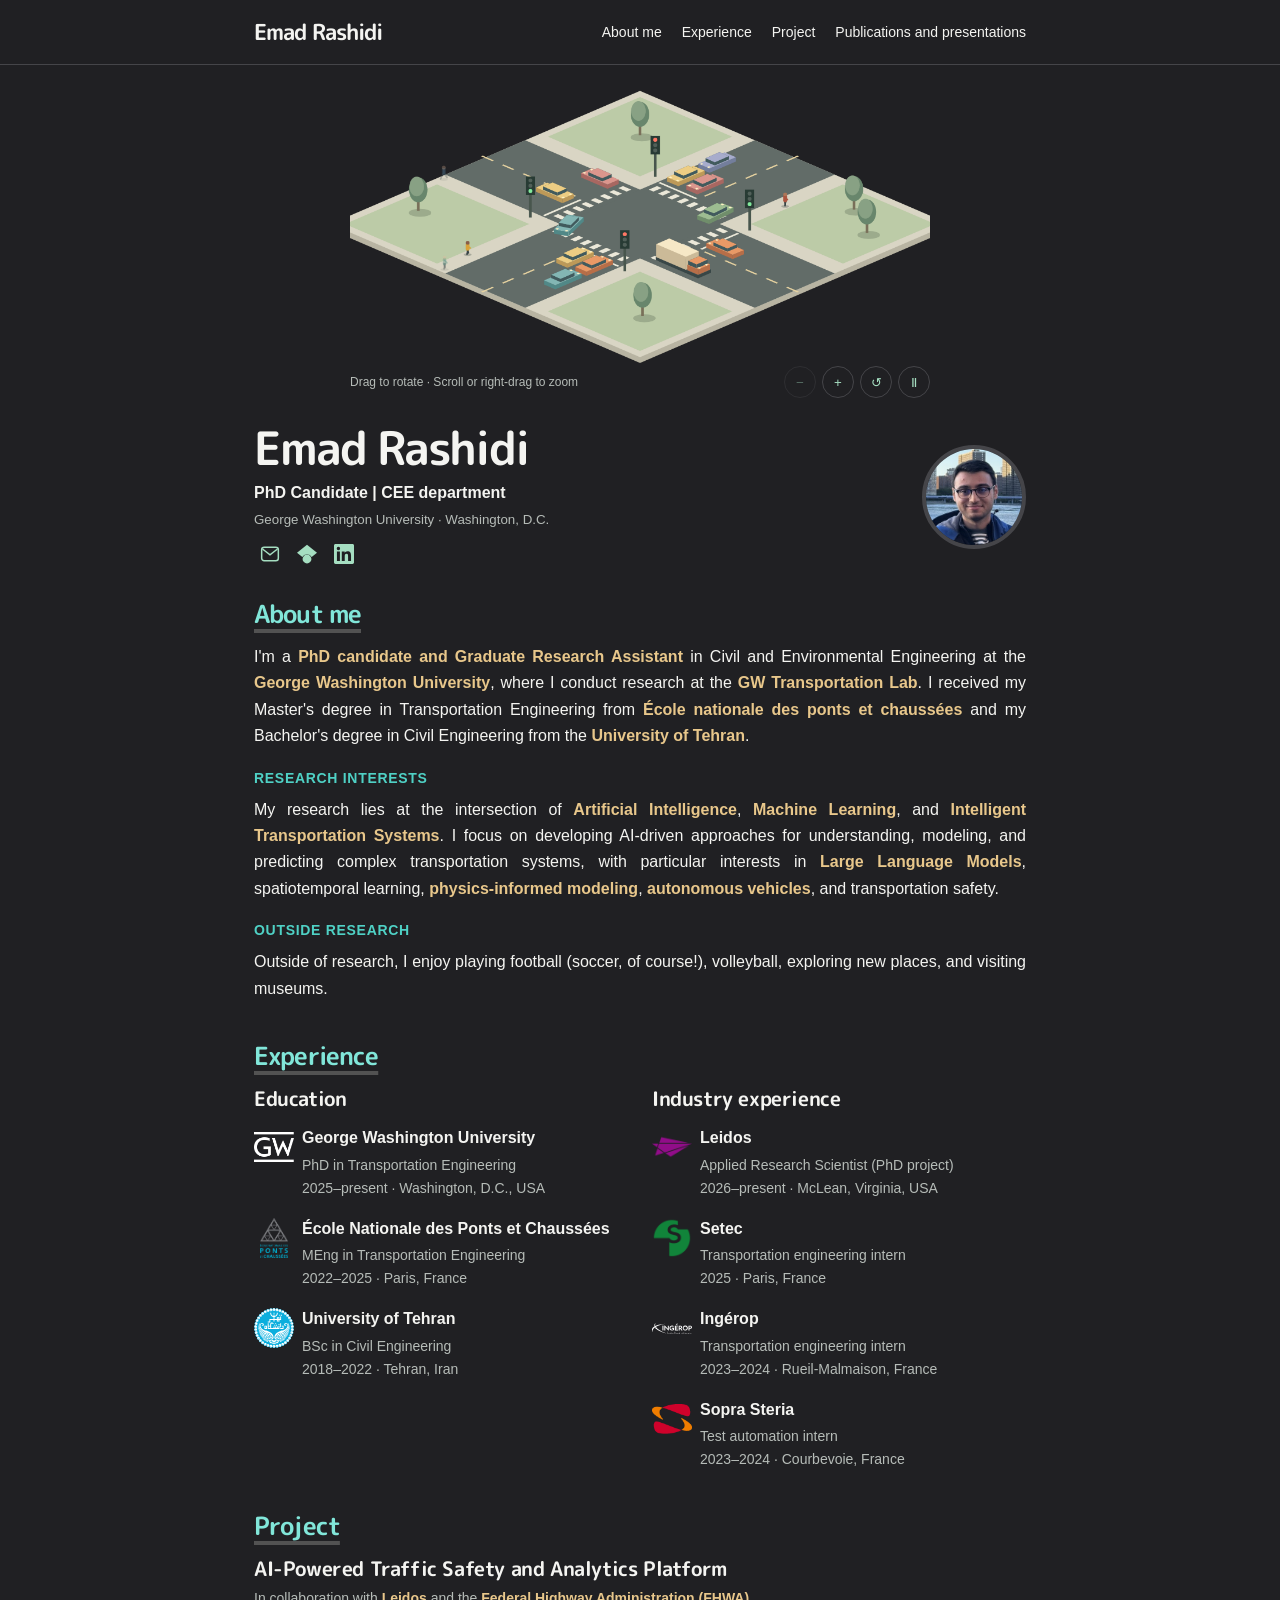
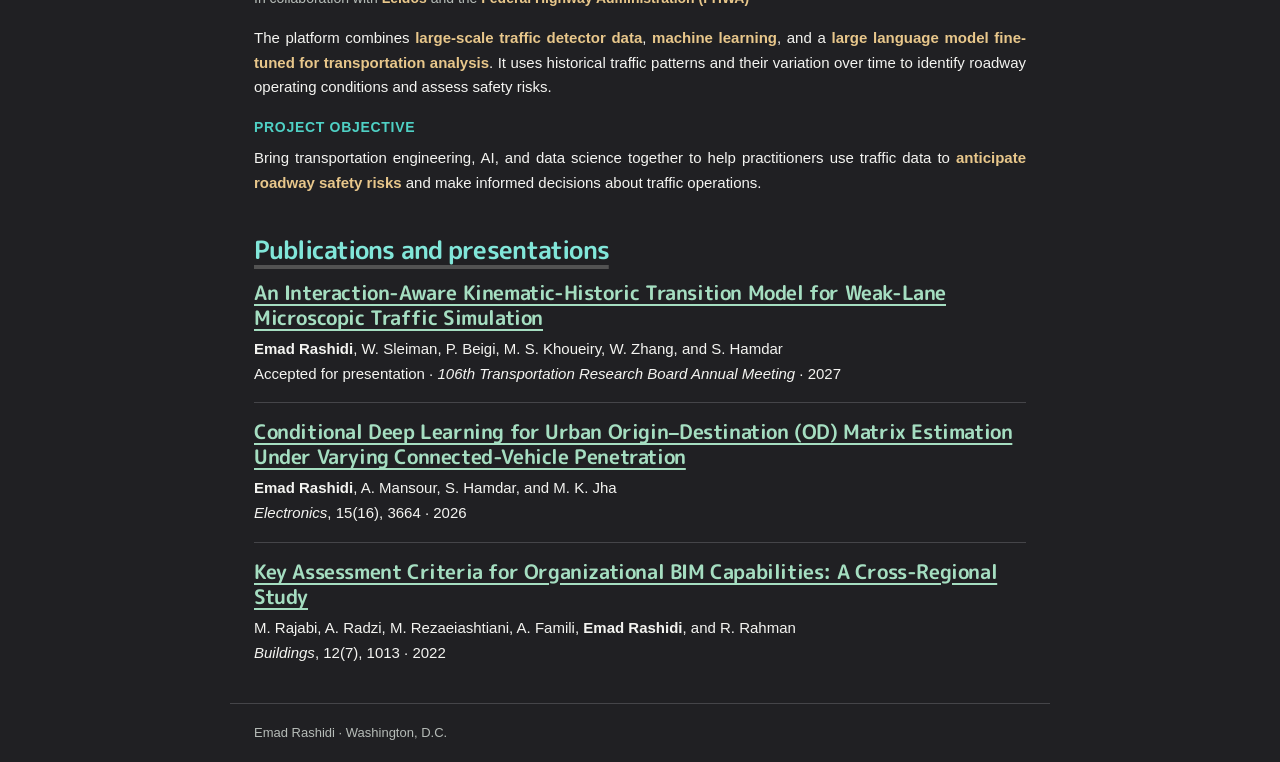
<file: index.html>
<!doctype html>
<html lang="en">
<head>
<meta charset="utf-8">
<meta name="viewport" content="width=device-width, initial-scale=1">
<title>Emad Rashidi · Transportation Engineering</title>
<meta name="description" content="Emad Rashidi studies vehicle trajectories and traffic safety as a PhD candidate in transportation engineering at George Washington University.">
<meta name="googlebot" content="noimageindex, max-image-preview:none, max-video-preview:0">
<link rel="stylesheet" href="style.css">
</head>
<body id="home">
<a class="skip" href="#about">Skip to introduction</a>
<header>
  <nav aria-label="Main navigation">
    <a class="name" href="#home">Emad Rashidi</a>
    <div>
      <a href="#about">About me</a>
      <a href="#experience">Experience</a>
      <a href="#projects">Project</a>
      <a href="#publications">Publications and presentations</a>
    </div>
  </nav>
</header>
<main>
<figure class="intersection" hidden>
<canvas tabindex="0" aria-describedby="camera-help" width="1000" height="490" role="img" aria-label="An isometric intersection. Cars and a box truck take turns at the lights. Vehicles wait on both cross streets while opposing traffic moves. Pedestrians enter along the sidewalks, wait at the curbs, cross in all four directions while traffic lights are red, and walk out of view."></canvas>
<figcaption class="camera-controls">
  <span id="camera-help">Drag to rotate · Scroll or right-drag to zoom</span>
  <div role="group" aria-label="Intersection controls">
    <button type="button" data-camera="out" aria-label="Zoom out" title="Zoom out" disabled>−</button>
    <button type="button" data-camera="in" aria-label="Zoom in" title="Zoom in">+</button>
    <button type="button" data-camera="reset" aria-label="Reset view" title="Reset view">↺</button>
    <button type="button" data-playback aria-label="Pause traffic animation" title="Pause traffic animation">Ⅱ</button>
  </div>
</figcaption>
</figure>
<script defer src="intersection.js"></script>
<script defer src="reveals.js"></script>
<div class="profile"><div><h1>Emad Rashidi</h1><p>PhD Candidate | CEE department</p><small>George Washington University · Washington, D.C.</small>
<div id="contact" class="contact-icons" role="group" aria-label="Contact and profiles">
<a href="mailto:m.rashidi@gwu.edu" aria-label="Email Emad Rashidi" title="Email Emad Rashidi"><svg viewBox="0 0 24 24" fill="none" stroke="currentColor" stroke-width="1.8" aria-hidden="true"><rect x="2" y="4" width="20" height="16" rx="3"/><path d="m3 6 9 7 9-7"/></svg></a>
<a href="https://scholar.google.com/citations?hl=en&amp;user=Nbi3PkcAAAAJ" aria-label="Emad Rashidi on Google Scholar" title="Emad Rashidi on Google Scholar"><svg viewBox="0 0 24 24" fill="currentColor" aria-hidden="true"><path d="M12 1 0 10.5l6.4 5.1a6.3 6.3 0 0 1 11.2 0l6.4-5.1z"/><circle cx="12" cy="18" r="5.3"/></svg></a>
<a href="https://www.linkedin.com/in/emad-rashidi-246606183" aria-label="Emad Rashidi on LinkedIn" title="Emad Rashidi on LinkedIn"><svg viewBox="0 0 24 24" fill="currentColor" aria-hidden="true"><path d="M20.45 20.45h-3.56v-5.57c0-1.33-.02-3.04-1.85-3.04-1.85 0-2.14 1.45-2.14 2.94v5.67H9.34V9h3.42v1.56h.05c.48-.9 1.64-1.85 3.37-1.85 3.6 0 4.27 2.37 4.27 5.46zM5.32 7.43a2.06 2.06 0 1 1 0-4.12 2.06 2.06 0 0 1 0 4.12zM7.1 20.45H3.54V9H7.1zM22.23 0H1.77C.79 0 0 .77 0 1.73v20.54c0 .96.79 1.73 1.77 1.73h20.46c.98 0 1.77-.77 1.77-1.73V1.73C24 .77 23.21 0 22.23 0z"/></svg></a>
</div></div><span class="portrait"><img src="129E2F6B-421C-4115-8985-8DF56844ADB8_1_105_c.jpeg" alt="Emad Rashidi" width="104" height="104"></span></div>
<section id="about"><h2>About me</h2><p>I'm a <strong class="bio-highlight">PhD candidate and Graduate Research Assistant</strong> in Civil and Environmental Engineering at the <strong class="bio-highlight">George Washington University</strong>, where I conduct research at the <strong class="bio-highlight">GW Transportation Lab</strong>. I received my Master's degree in Transportation Engineering from <strong class="bio-highlight">École nationale des ponts et chaussées</strong> and my Bachelor's degree in Civil Engineering from the <strong class="bio-highlight">University of Tehran</strong>.</p>
<section class="about-subsection" aria-labelledby="research-interests-heading">
<h3 id="research-interests-heading">Research interests</h3>
<p>My research lies at the intersection of <strong class="bio-highlight">Artificial Intelligence</strong>, <strong class="bio-highlight">Machine Learning</strong>, and <strong class="bio-highlight">Intelligent Transportation Systems</strong>. I focus on developing AI-driven approaches for understanding, modeling, and predicting complex transportation systems, with particular interests in <strong class="bio-highlight">Large Language Models</strong>, spatiotemporal learning, <strong class="bio-highlight">physics-informed modeling</strong>, <strong class="bio-highlight">autonomous vehicles</strong>, and transportation safety.</p>
</section>
<section class="about-subsection" aria-labelledby="outside-research-heading">
<h3 id="outside-research-heading">Outside research</h3>
<p>Outside of research, I enjoy playing football (soccer, of course!), volleyball, exploring new places, and visiting museums.</p>
</section></section>
<section id="experience"><h2>Experience</h2><div class="columns">
<div><h3>Education</h3><ul class="experience-list">
<li><img src="logos/gw-monogram-white.png" alt="" width="40" height="40"><div><strong>George Washington University</strong><p>PhD in Transportation Engineering<br>2025–present · Washington, D.C., USA</p></div></li>
<li><img src="logos/enpc.png" alt="" width="40" height="40"><div><strong>École Nationale des Ponts et Chaussées</strong><p>MEng in Transportation Engineering<br>2022–2025 · Paris, France</p></div></li>
<li><img src="logos/tehran.svg" alt="" width="40" height="40"><div><strong>University of Tehran</strong><p>BSc in Civil Engineering<br>2018–2022 · Tehran, Iran</p></div></li>
</ul></div>
<div><h3>Industry experience</h3><ul class="experience-list">
<li><img src="logos/leidos.png" alt="" width="40" height="40"><div><strong>Leidos</strong><p>Applied Research Scientist (PhD project)<br>2026–present · McLean, Virginia, USA</p></div></li>
<li><img src="logos/setec.png" alt="" width="40" height="40"><div><strong>Setec</strong><p>Transportation engineering intern<br>2025 · Paris, France</p></div></li>
<li><img src="logos/ingerop-wordmark.svg" alt="" width="40" height="40"><div><strong>Ingérop</strong><p>Transportation engineering intern<br>2023–2024 · Rueil-Malmaison, France</p></div></li>
<li><img src="logos/sopra-steria.ico" alt="" width="40" height="40"><div><strong>Sopra Steria</strong><p>Test automation intern<br>2023–2024 · Courbevoie, France</p></div></li>
</ul></div></div></section>
<section id="projects">
<h2>Project</h2>
<article class="platform">
  <h3>AI-Powered Traffic Safety and Analytics Platform</h3>
  <p class="partners">In collaboration with <strong class="bio-highlight">Leidos</strong> and the <strong class="bio-highlight">Federal Highway Administration (FHWA)</strong></p>
  <p>The platform combines <strong class="bio-highlight">large-scale traffic detector data</strong>, <strong class="bio-highlight">machine learning</strong>, and a <strong class="bio-highlight">large language model fine-tuned for transportation analysis</strong>. It uses historical traffic patterns and their variation over time to identify roadway operating conditions and assess safety risks.</p>
  <h4>Project objective</h4>
  <p>Bring transportation engineering, AI, and data science together to help practitioners use traffic data to <strong class="bio-highlight">anticipate roadway safety risks</strong> and make informed decisions about traffic operations.</p>
</article>
</section>
<section id="publications">
<h2>Publications and presentations</h2>
<div>
<article><h3><span class="publication-title">An Interaction-Aware Kinematic-Historic Transition Model for Weak-Lane Microscopic Traffic Simulation</span></h3>
<p><strong>Emad Rashidi</strong>, W. Sleiman, P. Beigi, M. S. Khoueiry, W. Zhang, and S. Hamdar<br>Accepted for presentation · <cite>106th Transportation Research Board Annual Meeting</cite> · 2027</p></article>
<article><h3><a href="https://doi.org/10.3390/electronics15163664">Conditional Deep Learning for Urban Origin–Destination (OD) Matrix Estimation Under Varying Connected-Vehicle Penetration</a></h3>
<p><strong>Emad Rashidi</strong>, A. Mansour, S. Hamdar, and M. K. Jha<br><cite>Electronics</cite>, 15(16), 3664 · 2026</p></article>
<article><h3><a href="https://doi.org/10.3390/buildings12071013">Key Assessment Criteria for Organizational BIM Capabilities: A Cross-Regional Study</a></h3>
<p>M. Rajabi, A. Radzi, M. Rezaeiashtiani, A. Famili, <strong>Emad Rashidi</strong>, and R. Rahman<br><cite>Buildings</cite>, 12(7), 1013 · 2022</p></article>
</div></section>
</main>
<footer>Emad Rashidi · Washington, D.C.</footer>
</body></html>
</file>
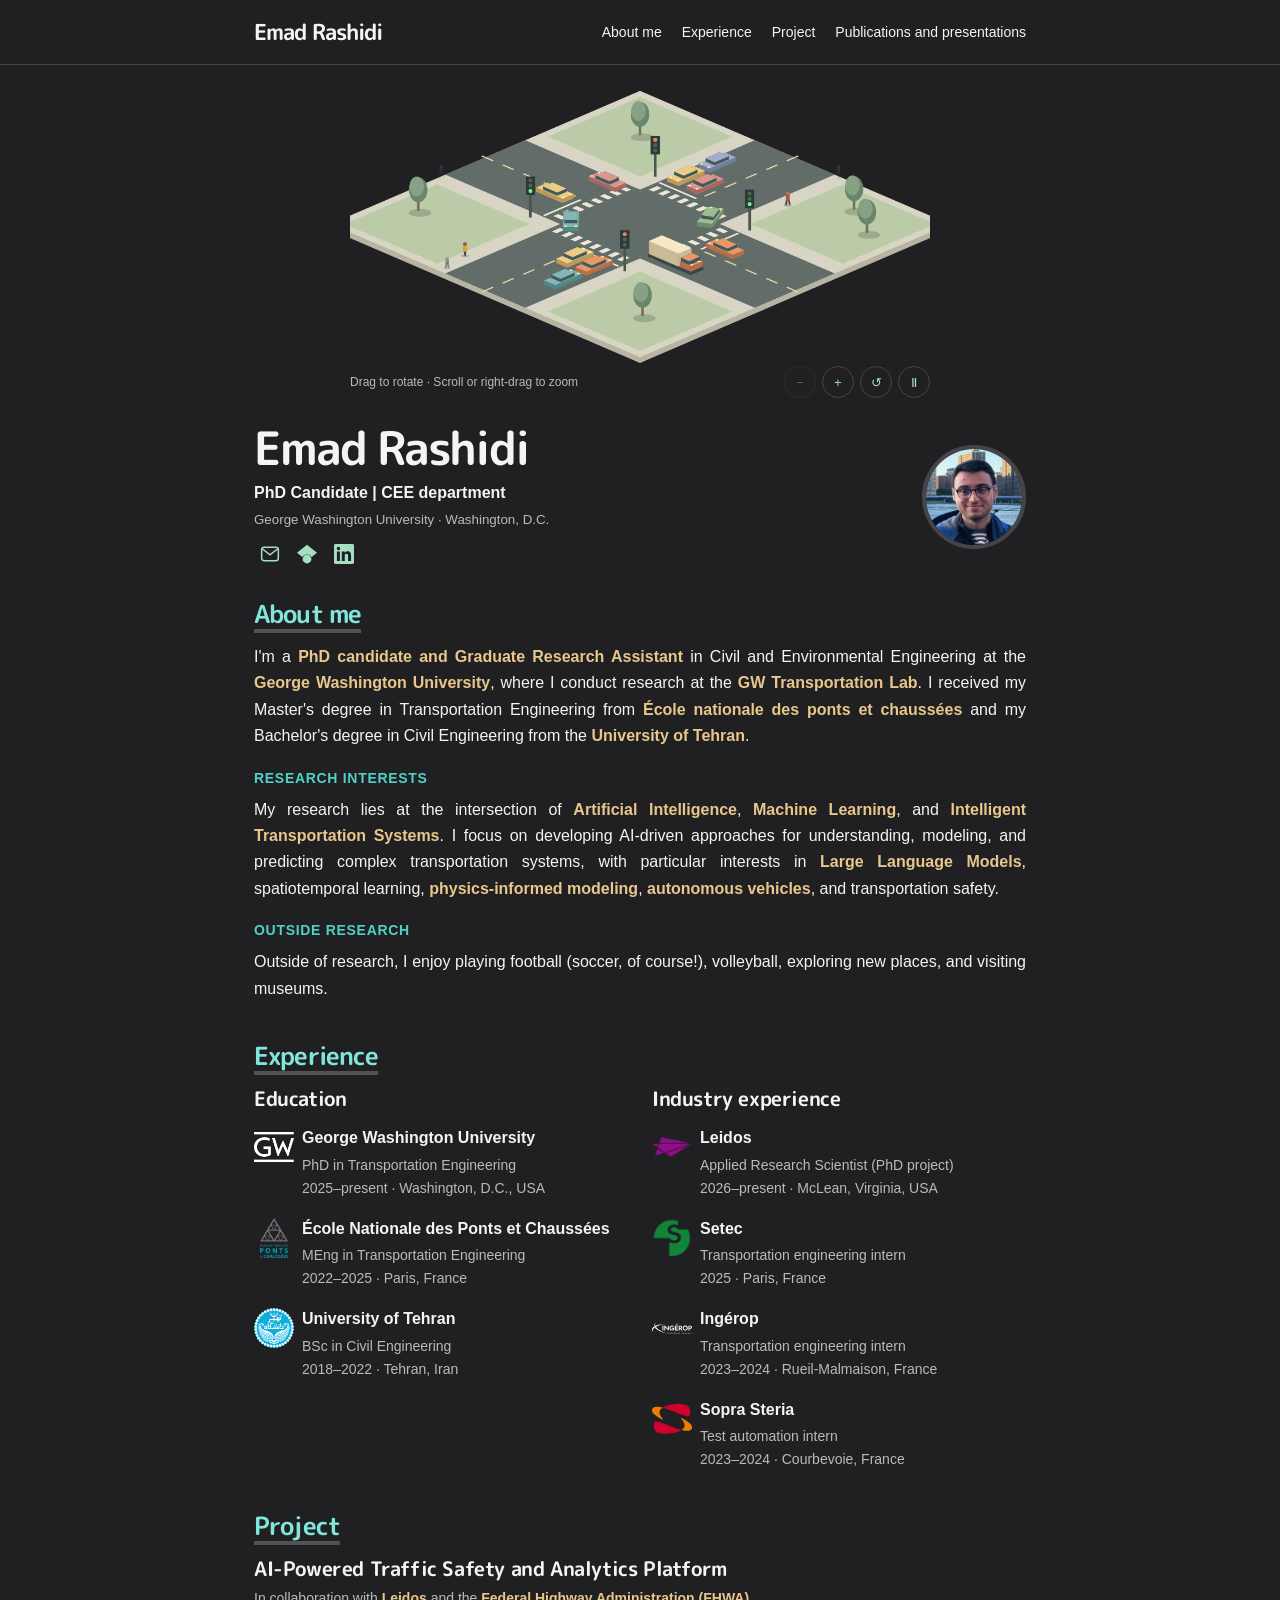
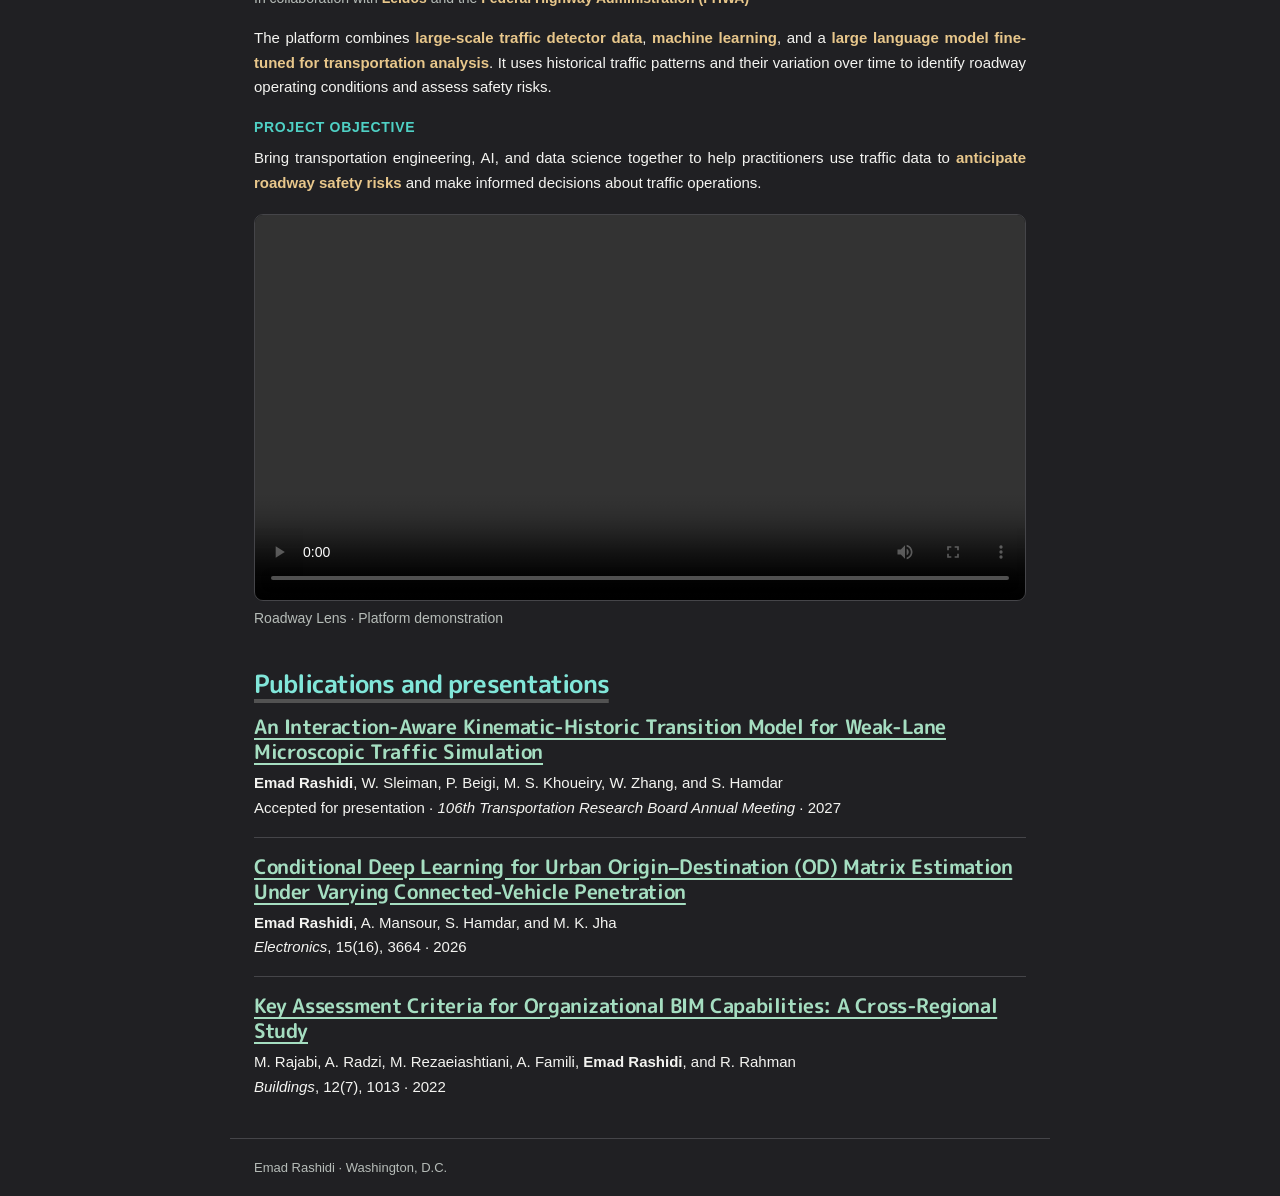
<file: github-pages-site/index.html>
<!doctype html>
<html lang="en">
<head>
<meta charset="utf-8">
<meta name="viewport" content="width=device-width, initial-scale=1">
<title>Emad Rashidi · Transportation Engineering</title>
<meta name="description" content="Emad Rashidi studies vehicle trajectories and traffic safety as a PhD candidate in transportation engineering at George Washington University.">
<link rel="stylesheet" href="style.css">
</head>
<body id="home">
<a class="skip" href="#about">Skip to introduction</a>
<header>
  <nav aria-label="Main navigation">
    <a class="name" href="#home">Emad Rashidi</a>
    <div>
      <a href="#about">About me</a>
      <a href="#experience">Experience</a>
      <a href="#projects">Project</a>
      <a href="#publications">Publications and presentations</a>
    </div>
  </nav>
</header>
<main>
<figure class="intersection" hidden>
<canvas tabindex="0" aria-describedby="camera-help" width="1000" height="490" role="img" aria-label="An isometric intersection. Cars and a box truck take turns at the lights. Vehicles wait on both cross streets while opposing traffic moves. Pedestrians enter along the sidewalks, wait at the curbs, cross in all four directions while traffic lights are red, and walk out of view."></canvas>
<figcaption class="camera-controls">
  <span id="camera-help">Drag to rotate · Scroll or right-drag to zoom</span>
  <div role="group" aria-label="Intersection controls">
    <button type="button" data-camera="out" aria-label="Zoom out" title="Zoom out" disabled>−</button>
    <button type="button" data-camera="in" aria-label="Zoom in" title="Zoom in">+</button>
    <button type="button" data-camera="reset" aria-label="Reset view" title="Reset view">↺</button>
    <button type="button" data-playback aria-label="Pause traffic animation" title="Pause traffic animation">Ⅱ</button>
  </div>
</figcaption>
</figure>
<script defer src="intersection.js"></script>
<script defer src="reveals.js"></script>
<div class="profile"><div><h1>Emad Rashidi</h1><p>PhD Candidate | CEE department</p><small>George Washington University · Washington, D.C.</small>
<div id="contact" class="contact-icons" role="group" aria-label="Contact and profiles">
<a href="mailto:m.rashidi@gwu.edu" aria-label="Email Emad Rashidi" title="Email Emad Rashidi"><svg viewBox="0 0 24 24" fill="none" stroke="currentColor" stroke-width="1.8" aria-hidden="true"><rect x="2" y="4" width="20" height="16" rx="3"/><path d="m3 6 9 7 9-7"/></svg></a>
<a href="https://scholar.google.com/citations?hl=en&amp;user=Nbi3PkcAAAAJ" aria-label="Emad Rashidi on Google Scholar" title="Emad Rashidi on Google Scholar"><svg viewBox="0 0 24 24" fill="currentColor" aria-hidden="true"><path d="M12 1 0 10.5l6.4 5.1a6.3 6.3 0 0 1 11.2 0l6.4-5.1z"/><circle cx="12" cy="18" r="5.3"/></svg></a>
<a href="https://www.linkedin.com/in/emad-rashidi-246606183" aria-label="Emad Rashidi on LinkedIn" title="Emad Rashidi on LinkedIn"><svg viewBox="0 0 24 24" fill="currentColor" aria-hidden="true"><path d="M20.45 20.45h-3.56v-5.57c0-1.33-.02-3.04-1.85-3.04-1.85 0-2.14 1.45-2.14 2.94v5.67H9.34V9h3.42v1.56h.05c.48-.9 1.64-1.85 3.37-1.85 3.6 0 4.27 2.37 4.27 5.46zM5.32 7.43a2.06 2.06 0 1 1 0-4.12 2.06 2.06 0 0 1 0 4.12zM7.1 20.45H3.54V9H7.1zM22.23 0H1.77C.79 0 0 .77 0 1.73v20.54c0 .96.79 1.73 1.77 1.73h20.46c.98 0 1.77-.77 1.77-1.73V1.73C24 .77 23.21 0 22.23 0z"/></svg></a>
</div></div><span class="portrait"><img src="129E2F6B-421C-4115-8985-8DF56844ADB8_1_105_c.jpeg" alt="Emad Rashidi" width="104" height="104"></span></div>
<section id="about"><h2>About me</h2><p>I'm a <strong class="bio-highlight">PhD candidate and Graduate Research Assistant</strong> in Civil and Environmental Engineering at the <strong class="bio-highlight">George Washington University</strong>, where I conduct research at the <strong class="bio-highlight">GW Transportation Lab</strong>. I received my Master's degree in Transportation Engineering from <strong class="bio-highlight">École nationale des ponts et chaussées</strong> and my Bachelor's degree in Civil Engineering from the <strong class="bio-highlight">University of Tehran</strong>.</p>
<section class="about-subsection" aria-labelledby="research-interests-heading">
<h3 id="research-interests-heading">Research interests</h3>
<p>My research lies at the intersection of <strong class="bio-highlight">Artificial Intelligence</strong>, <strong class="bio-highlight">Machine Learning</strong>, and <strong class="bio-highlight">Intelligent Transportation Systems</strong>. I focus on developing AI-driven approaches for understanding, modeling, and predicting complex transportation systems, with particular interests in <strong class="bio-highlight">Large Language Models</strong>, spatiotemporal learning, <strong class="bio-highlight">physics-informed modeling</strong>, <strong class="bio-highlight">autonomous vehicles</strong>, and transportation safety.</p>
</section>
<section class="about-subsection" aria-labelledby="outside-research-heading">
<h3 id="outside-research-heading">Outside research</h3>
<p>Outside of research, I enjoy playing football (soccer, of course!), volleyball, exploring new places, and visiting museums.</p>
</section></section>
<section id="experience"><h2>Experience</h2><div class="columns">
<div><h3>Education</h3><ul class="experience-list">
<li><img src="logos/gw-monogram-white.png" alt="" width="40" height="40"><div><strong>George Washington University</strong><p>PhD in Transportation Engineering<br>2025–present · Washington, D.C., USA</p></div></li>
<li><img src="logos/enpc.png" alt="" width="40" height="40"><div><strong>École Nationale des Ponts et Chaussées</strong><p>MEng in Transportation Engineering<br>2022–2025 · Paris, France</p></div></li>
<li><img src="logos/tehran.svg" alt="" width="40" height="40"><div><strong>University of Tehran</strong><p>BSc in Civil Engineering<br>2018–2022 · Tehran, Iran</p></div></li>
</ul></div>
<div><h3>Industry experience</h3><ul class="experience-list">
<li><img src="logos/leidos.png" alt="" width="40" height="40"><div><strong>Leidos</strong><p>Applied Research Scientist (PhD project)<br>2026–present · McLean, Virginia, USA</p></div></li>
<li><img src="logos/setec.png" alt="" width="40" height="40"><div><strong>Setec</strong><p>Transportation engineering intern<br>2025 · Paris, France</p></div></li>
<li><img src="logos/ingerop-wordmark.svg" alt="" width="40" height="40"><div><strong>Ingérop</strong><p>Transportation engineering intern<br>2023–2024 · Rueil-Malmaison, France</p></div></li>
<li><img src="logos/sopra-steria.ico" alt="" width="40" height="40"><div><strong>Sopra Steria</strong><p>Test automation intern<br>2023–2024 · Courbevoie, France</p></div></li>
</ul></div></div></section>
<section id="projects">
<h2>Project</h2>
<article class="platform">
  <h3>AI-Powered Traffic Safety and Analytics Platform</h3>
  <p class="partners">In collaboration with <strong class="bio-highlight">Leidos</strong> and the <strong class="bio-highlight">Federal Highway Administration (FHWA)</strong></p>
  <p>The platform combines <strong class="bio-highlight">large-scale traffic detector data</strong>, <strong class="bio-highlight">machine learning</strong>, and a <strong class="bio-highlight">large language model fine-tuned for transportation analysis</strong>. It uses historical traffic patterns and their variation over time to identify roadway operating conditions and assess safety risks.</p>
  <h4>Project objective</h4>
  <p>Bring transportation engineering, AI, and data science together to help practitioners use traffic data to <strong class="bio-highlight">anticipate roadway safety risks</strong> and make informed decisions about traffic operations.</p>
  <figure class="project-video">
    <video controls playsinline preload="metadata" aria-labelledby="demo-caption">
      <source src="Roadway%20Lens%20-%20Captioned%20Launch%20Film.mp4" type="video/mp4">
      <a href="Roadway%20Lens%20-%20Captioned%20Launch%20Film.mp4">Open the Roadway Lens film</a>
    </video>
    <figcaption id="demo-caption">Roadway Lens · Platform demonstration</figcaption>
  </figure>
</article>
</section>
<section id="publications">
<h2>Publications and presentations</h2>
<div>
<article><h3><span class="publication-title">An Interaction-Aware Kinematic-Historic Transition Model for Weak-Lane Microscopic Traffic Simulation</span></h3>
<p><strong>Emad Rashidi</strong>, W. Sleiman, P. Beigi, M. S. Khoueiry, W. Zhang, and S. Hamdar<br>Accepted for presentation · <cite>106th Transportation Research Board Annual Meeting</cite> · 2027</p></article>
<article><h3><a href="https://doi.org/10.3390/electronics15163664">Conditional Deep Learning for Urban Origin–Destination (OD) Matrix Estimation Under Varying Connected-Vehicle Penetration</a></h3>
<p><strong>Emad Rashidi</strong>, A. Mansour, S. Hamdar, and M. K. Jha<br><cite>Electronics</cite>, 15(16), 3664 · 2026</p></article>
<article><h3><a href="https://doi.org/10.3390/buildings12071013">Key Assessment Criteria for Organizational BIM Capabilities: A Cross-Regional Study</a></h3>
<p>M. Rajabi, A. Radzi, M. Rezaeiashtiani, A. Famili, <strong>Emad Rashidi</strong>, and R. Rahman<br><cite>Buildings</cite>, 12(7), 1013 · 2022</p></article>
</div></section>
</main>
<footer>Emad Rashidi · Washington, D.C.</footer>
</body></html>
</file>
<file: style.css>
@font-face {
  font-family:"M PLUS Rounded 1c";
  src:url("fonts/rounded-bold.ttf") format("truetype");
  font-weight:700;
  font-style:normal;
  font-display:swap;
}
:root {color-scheme:dark;--ink:#f4f4f1;--sub:#b6bcb8;--green:#a5dec1;--line:#454549;--paper:#202023;--panel:#2e2e31}
* {box-sizing:border-box}
body {margin:0;background:var(--paper);color:var(--ink);font:16px/1.65 -apple-system,BlinkMacSystemFont,"Segoe UI",Helvetica,Arial,sans-serif,"Apple Color Emoji","Segoe UI Emoji","Segoe UI Symbol"}
nav,main,footer {max-width:820px;padding-inline:24px;margin-inline:auto}
header {background:var(--paper);border-bottom:1px solid var(--line)}
nav,nav div,.profile {display:flex;align-items:center}
nav {min-height:62px;justify-content:space-between;gap:16px;flex-wrap:wrap;padding-block:10px}
nav div {gap:20px;flex-wrap:wrap}
a,.publication-title {color:var(--green);text-underline-offset:4px}
.publication-title {text-decoration-line:underline}
nav a {text-decoration:none;color:var(--ink);font-size:14px}
nav a {position:relative;display:inline-block;padding-block:4px}
nav a::after {content:"";position:absolute;inset:auto 0 0;height:2px;background:currentColor;transform:scaleX(0);transform-origin:left}
nav a:focus-visible {color:#81E6D9}
nav a:focus-visible::after {transform:scaleX(1)}
@media (hover:hover) {
  nav a:hover {color:#81E6D9}
  nav a:hover::after {transform:scaleX(1)}
}
@media (min-width:650px) and (min-height:500px) {
  header {position:sticky;top:0;z-index:2}
  html {scroll-padding-top:72px}
  .skip:focus {z-index:3}
}
@media (prefers-reduced-motion:no-preference) {
  html {scroll-behavior:smooth}
  nav a {transition:transform .2s ease-out,color .2s ease-out}
  nav a::after {transition:transform .22s ease-out}
  nav a:focus-visible {transform:scale(1.075)}
  section:target > h2 {animation:section-accent 1.3s ease-out}
}
@media (hover:hover) and (prefers-reduced-motion:no-preference) {
  nav a:hover {transform:scale(1.075)}
}
@keyframes section-accent {
  0%,55% {text-decoration-color:#81E6D9}
  100% {text-decoration-color:#525252}
}
.name,h1,h2,h3 {font-family:"M PLUS Rounded 1c",sans-serif}
.name {font-size:22px;font-weight:bold;letter-spacing:-.04em}
.intersection {position:relative;width:min(100%,580px);margin:17px auto 19px}
.intersection canvas {display:block;width:100%;height:auto}
.intersection canvas {cursor:grab;touch-action:none}
.intersection canvas:active {cursor:grabbing}
.camera-controls,.camera-controls div {display:flex;align-items:center;gap:6px}
.camera-controls {justify-content:space-between;gap:10px;font-size:12px;color:var(--sub)}
.intersection button:disabled {opacity:.4;cursor:default}
.intersection button {flex:none;border:1px solid var(--line);background:var(--paper);color:var(--green);border-radius:50%;width:32px;height:32px;cursor:pointer}
.profile {justify-content:space-between;gap:20px;margin:25px 0 28px}
h1,h2,h3,p {margin:0}
h1 {line-height:1.12;font-size:clamp(32px,5vw,46px);letter-spacing:-.045em}
.contact-icons {display:flex;gap:5px;margin-top:5px}
.contact-icons a {display:grid;place-items:center;width:32px;height:32px;border-radius:5px}
.contact-icons a:hover,.contact-icons a:focus-visible {background:var(--panel);color:var(--ink)}
.contact-icons svg {width:20px;height:20px}
.profile p {margin-top:5px;font-weight:550}
small,dd {color:var(--sub)}
.portrait {display:block;width:104px;aspect-ratio:1;flex:none;overflow:hidden;border-radius:50%;border:4px solid var(--line)}
.portrait img {display:block;width:100%;height:100%;object-fit:cover}
section {margin-bottom:38px;scroll-margin-top:16px}
h2 {color:#81E6D9;display:table;font-size:25px;line-height:1.25;text-decoration:underline;text-decoration-color:#525252;text-decoration-thickness:4px;text-underline-offset:6px;margin:0 0 15px;letter-spacing:-.035em}
h3 {font-size:20px;line-height:1.25;letter-spacing:-.02em}
.bio-highlight {color:#e8c78b}
#about p, .platform p:not(.partners) {text-align:justify;hyphens:auto}
#about .about-subsection {margin:18px 0 0}
.about-subsection h3 {font-family:inherit;font-size:.875rem;font-weight:600;line-height:1.5;text-transform:uppercase;letter-spacing:.05em;color:#4fd1c5;margin:0 0 8px}
.columns {display:grid;grid-template-columns:repeat(2,minmax(0,1fr));gap:24px}
.experience-list {list-style:none;padding:0;margin:14px 0 0;display:grid;gap:16px}
.experience-list li {display:flex;align-items:flex-start;gap:8px}
.experience-list img {flex:none;object-fit:contain;margin-top:2px}
.experience-list p {margin-top:2px;font-size:14px;color:var(--sub)}
dl {margin:14px 0 0}dt {font-weight:650}dd {margin:2px 0 14px;font-size:14px}
.platform h3 {font-size:clamp(18px,2.5vw,20px);text-wrap:balance}
.platform .partners {margin:6px 0 16px;color:var(--sub);font-size:14px}
.platform h4 {margin:16px 0 0;font-size:.875rem;letter-spacing:.05em;text-transform:uppercase;color:#4fd1c5}
.project-video {margin:18px 0 0}
.project-video video {display:block;width:100%;height:auto;border:1px solid var(--line);border-radius:9px;background:#101112}
.project-video figcaption {margin-top:6px;color:var(--sub);font-size:14px}
article p {margin-top:7px;font-size:15px}
#publications article+article {border-top:1px solid var(--line);margin-top:16px;padding-top:16px}
footer {border-top:1px solid var(--line);padding-block:18px;color:var(--sub);font-size:13px}
.skip {position:absolute;left:-9999px}.skip:focus {left:10px;top:10px;background:var(--panel)}
:focus-visible {outline:3px solid var(--green);outline-offset:4px}
@media(max-width:560px){nav,main,footer{padding-inline:18px}nav div{gap:12px}.columns{grid-template-columns:1fr}.columns{gap:12px}.portrait{width:76px}.profile{gap:10px}.profile small{font-size:12px}}

@media (prefers-reduced-motion:no-preference) {
  .profile {animation:profile-entrance .45s ease-out}
  section > h2.arrived {position:relative}
  section > h2.arrived::after {
    content:"";position:absolute;left:0;right:0;bottom:-5px;height:3px;
    background:currentColor;transform-origin:left;opacity:0;
    animation:heading-stroke .95s ease-out;
  }
  .project-video.arrived {animation:card-entrance .6s ease-out backwards}
  .contact-icons a {transition:background-color .18s ease-out,color .18s ease-out}
}
@keyframes profile-entrance {
  from {opacity:.65;transform:translateY(6px)}
  to {opacity:1;transform:none}
}
@keyframes heading-stroke {
  0% {transform:scaleX(0);opacity:1}
  55%,70% {transform:scaleX(1);opacity:1}
  100% {transform:scaleX(1);opacity:0}
}
@keyframes card-entrance {
  from {opacity:.45;transform:translateY(12px)}
  to {opacity:1;transform:none}
}
</file>
<file: github-pages-site/style.css>
@font-face {
  font-family:"M PLUS Rounded 1c";
  src:url("fonts/rounded-bold.ttf") format("truetype");
  font-weight:700;
  font-style:normal;
  font-display:swap;
}
:root {color-scheme:dark;--ink:#f4f4f1;--sub:#b6bcb8;--green:#a5dec1;--line:#454549;--paper:#202023;--panel:#2e2e31}
* {box-sizing:border-box}
body {margin:0;background:var(--paper);color:var(--ink);font:16px/1.65 -apple-system,BlinkMacSystemFont,"Segoe UI",Helvetica,Arial,sans-serif,"Apple Color Emoji","Segoe UI Emoji","Segoe UI Symbol"}
nav,main,footer {max-width:820px;padding-inline:24px;margin-inline:auto}
header {background:var(--paper);border-bottom:1px solid var(--line)}
nav,nav div,.profile {display:flex;align-items:center}
nav {min-height:62px;justify-content:space-between;gap:16px;flex-wrap:wrap;padding-block:10px}
nav div {gap:20px;flex-wrap:wrap}
a,.publication-title {color:var(--green);text-underline-offset:4px}
.publication-title {text-decoration-line:underline}
nav a {text-decoration:none;color:var(--ink);font-size:14px}
nav a {position:relative;display:inline-block;padding-block:4px}
nav a::after {content:"";position:absolute;inset:auto 0 0;height:2px;background:currentColor;transform:scaleX(0);transform-origin:left}
nav a:focus-visible {color:#81E6D9}
nav a:focus-visible::after {transform:scaleX(1)}
@media (hover:hover) {
  nav a:hover {color:#81E6D9}
  nav a:hover::after {transform:scaleX(1)}
}
@media (min-width:650px) and (min-height:500px) {
  header {position:sticky;top:0;z-index:2}
  html {scroll-padding-top:72px}
  .skip:focus {z-index:3}
}
@media (prefers-reduced-motion:no-preference) {
  html {scroll-behavior:smooth}
  nav a {transition:transform .2s ease-out,color .2s ease-out}
  nav a::after {transition:transform .22s ease-out}
  nav a:focus-visible {transform:scale(1.075)}
  section:target > h2 {animation:section-accent 1.3s ease-out}
}
@media (hover:hover) and (prefers-reduced-motion:no-preference) {
  nav a:hover {transform:scale(1.075)}
}
@keyframes section-accent {
  0%,55% {text-decoration-color:#81E6D9}
  100% {text-decoration-color:#525252}
}
.name,h1,h2,h3 {font-family:"M PLUS Rounded 1c",sans-serif}
.name {font-size:22px;font-weight:bold;letter-spacing:-.04em}
.intersection {position:relative;width:min(100%,580px);margin:17px auto 19px}
.intersection canvas {display:block;width:100%;height:auto}
.intersection canvas {cursor:grab;touch-action:none}
.intersection canvas:active {cursor:grabbing}
.camera-controls,.camera-controls div {display:flex;align-items:center;gap:6px}
.camera-controls {justify-content:space-between;gap:10px;font-size:12px;color:var(--sub)}
.intersection button:disabled {opacity:.4;cursor:default}
.intersection button {flex:none;border:1px solid var(--line);background:var(--paper);color:var(--green);border-radius:50%;width:32px;height:32px;cursor:pointer}
.profile {justify-content:space-between;gap:20px;margin:25px 0 28px}
h1,h2,h3,p {margin:0}
h1 {line-height:1.12;font-size:clamp(32px,5vw,46px);letter-spacing:-.045em}
.contact-icons {display:flex;gap:5px;margin-top:5px}
.contact-icons a {display:grid;place-items:center;width:32px;height:32px;border-radius:5px}
.contact-icons a:hover,.contact-icons a:focus-visible {background:var(--panel);color:var(--ink)}
.contact-icons svg {width:20px;height:20px}
.profile p {margin-top:5px;font-weight:550}
small,dd {color:var(--sub)}
.portrait {display:block;width:104px;aspect-ratio:1;flex:none;overflow:hidden;border-radius:50%;border:4px solid var(--line)}
.portrait img {display:block;width:100%;height:100%;object-fit:cover;object-position:right center;transform:scale(2.95);transform-origin:89.5% 55.6%}
section {margin-bottom:38px;scroll-margin-top:16px}
h2 {color:#81E6D9;display:table;font-size:25px;line-height:1.25;text-decoration:underline;text-decoration-color:#525252;text-decoration-thickness:4px;text-underline-offset:6px;margin:0 0 15px;letter-spacing:-.035em}
h3 {font-size:20px;line-height:1.25;letter-spacing:-.02em}
.bio-highlight {color:#e8c78b}
#about p, .platform p:not(.partners) {text-align:justify;hyphens:auto}
#about .about-subsection {margin:18px 0 0}
.about-subsection h3 {font-family:inherit;font-size:.875rem;font-weight:600;line-height:1.5;text-transform:uppercase;letter-spacing:.05em;color:#4fd1c5;margin:0 0 8px}
.columns {display:grid;grid-template-columns:repeat(2,minmax(0,1fr));gap:24px}
.experience-list {list-style:none;padding:0;margin:14px 0 0;display:grid;gap:16px}
.experience-list li {display:flex;align-items:flex-start;gap:8px}
.experience-list img {flex:none;object-fit:contain;margin-top:2px}
.experience-list p {margin-top:2px;font-size:14px;color:var(--sub)}
dl {margin:14px 0 0}dt {font-weight:650}dd {margin:2px 0 14px;font-size:14px}
.platform h3 {font-size:clamp(18px,2.5vw,20px);text-wrap:balance}
.platform .partners {margin:6px 0 16px;color:var(--sub);font-size:14px}
.platform h4 {margin:16px 0 0;font-size:.875rem;letter-spacing:.05em;text-transform:uppercase;color:#4fd1c5}
.project-video {margin:18px 0 0}
.project-video video {display:block;width:100%;height:auto;border:1px solid var(--line);border-radius:9px;background:#101112}
.project-video figcaption {margin-top:6px;color:var(--sub);font-size:14px}
article p {margin-top:7px;font-size:15px}
#publications article+article {border-top:1px solid var(--line);margin-top:16px;padding-top:16px}
footer {border-top:1px solid var(--line);padding-block:18px;color:var(--sub);font-size:13px}
.skip {position:absolute;left:-9999px}.skip:focus {left:10px;top:10px;background:var(--panel)}
:focus-visible {outline:3px solid var(--green);outline-offset:4px}
@media(max-width:560px){nav,main,footer{padding-inline:18px}nav div{gap:12px}.columns{grid-template-columns:1fr}.columns{gap:12px}.portrait{width:76px}.profile{gap:10px}.profile small{font-size:12px}}

@media (prefers-reduced-motion:no-preference) {
  .profile {animation:profile-entrance .45s ease-out}
  section > h2.arrived {position:relative}
  section > h2.arrived::after {
    content:"";position:absolute;left:0;right:0;bottom:-5px;height:3px;
    background:currentColor;transform-origin:left;opacity:0;
    animation:heading-stroke .95s ease-out;
  }
  .project-video.arrived {animation:card-entrance .6s ease-out backwards}
  .contact-icons a {transition:background-color .18s ease-out,color .18s ease-out}
}
@keyframes profile-entrance {
  from {opacity:.65;transform:translateY(6px)}
  to {opacity:1;transform:none}
}
@keyframes heading-stroke {
  0% {transform:scaleX(0);opacity:1}
  55%,70% {transform:scaleX(1);opacity:1}
  100% {transform:scaleX(1);opacity:0}
}
@keyframes card-entrance {
  from {opacity:.45;transform:translateY(12px)}
  to {opacity:1;transform:none}
}
</file>
